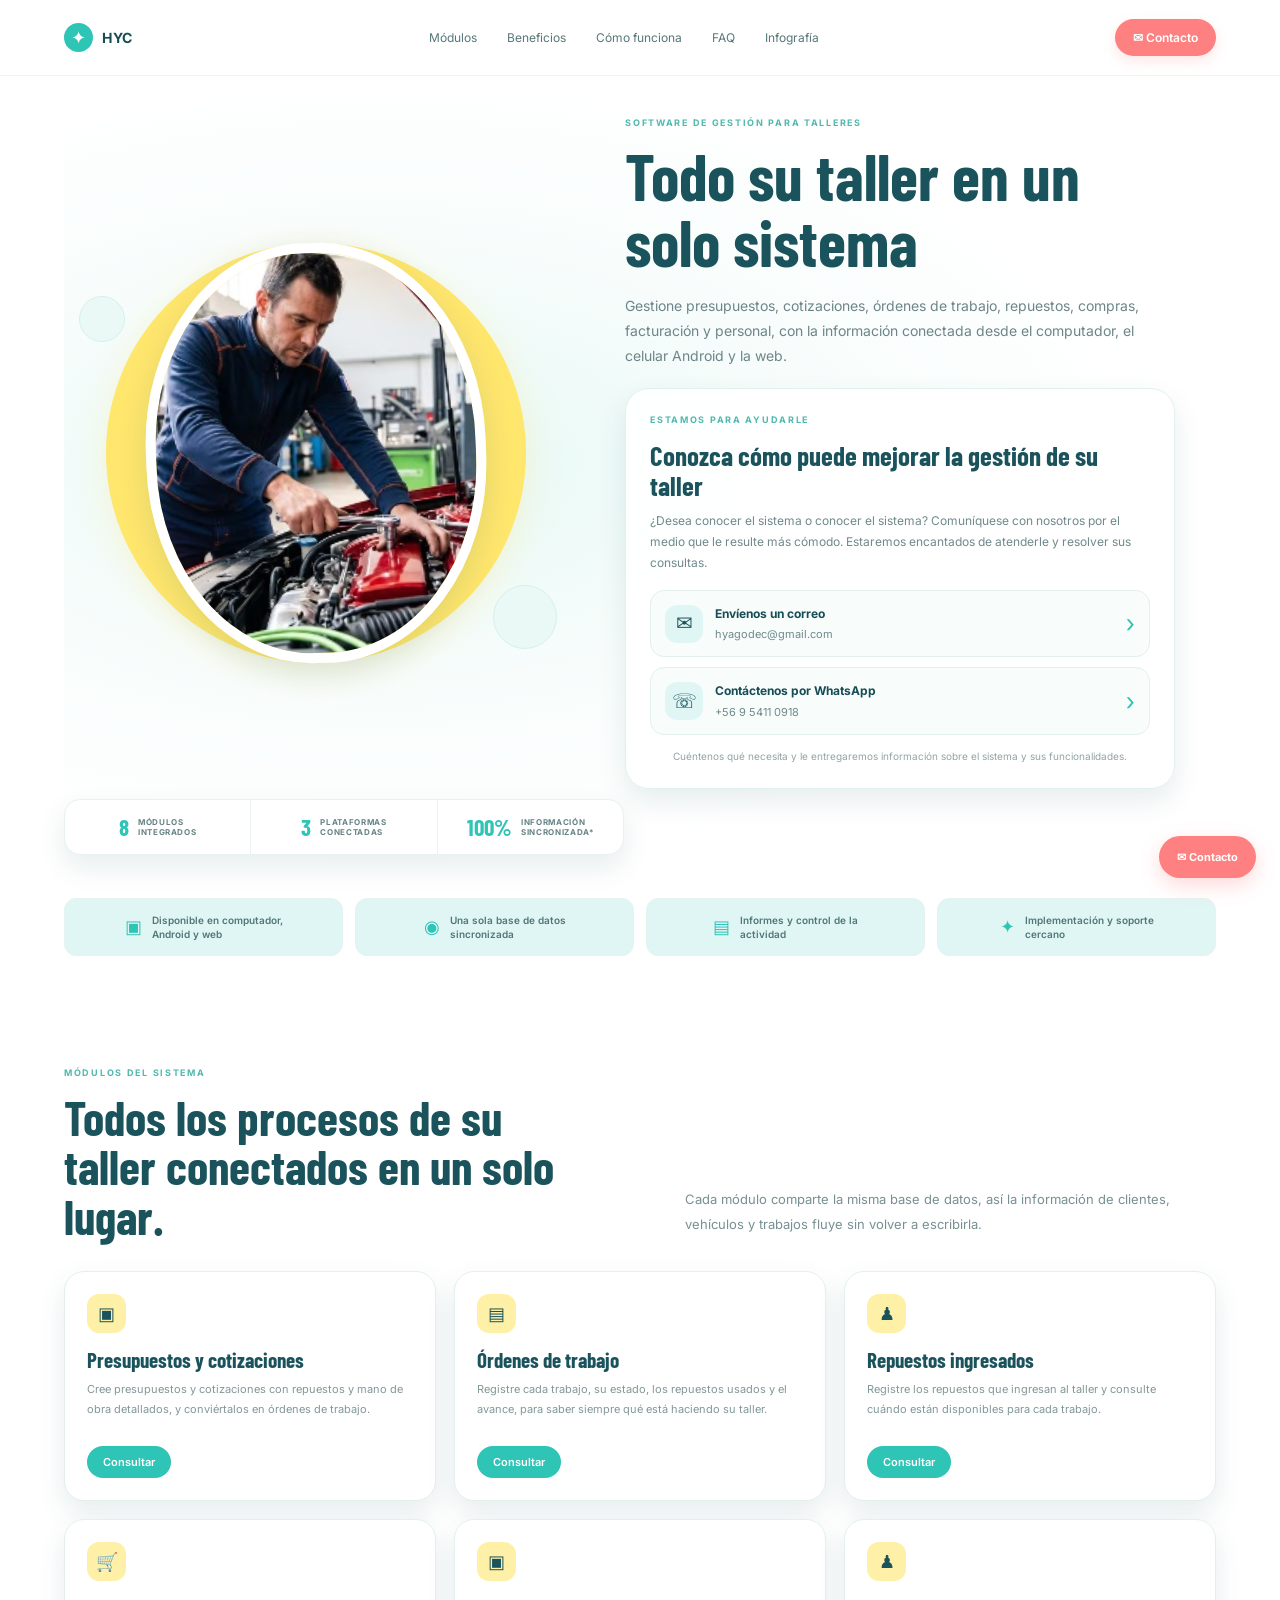
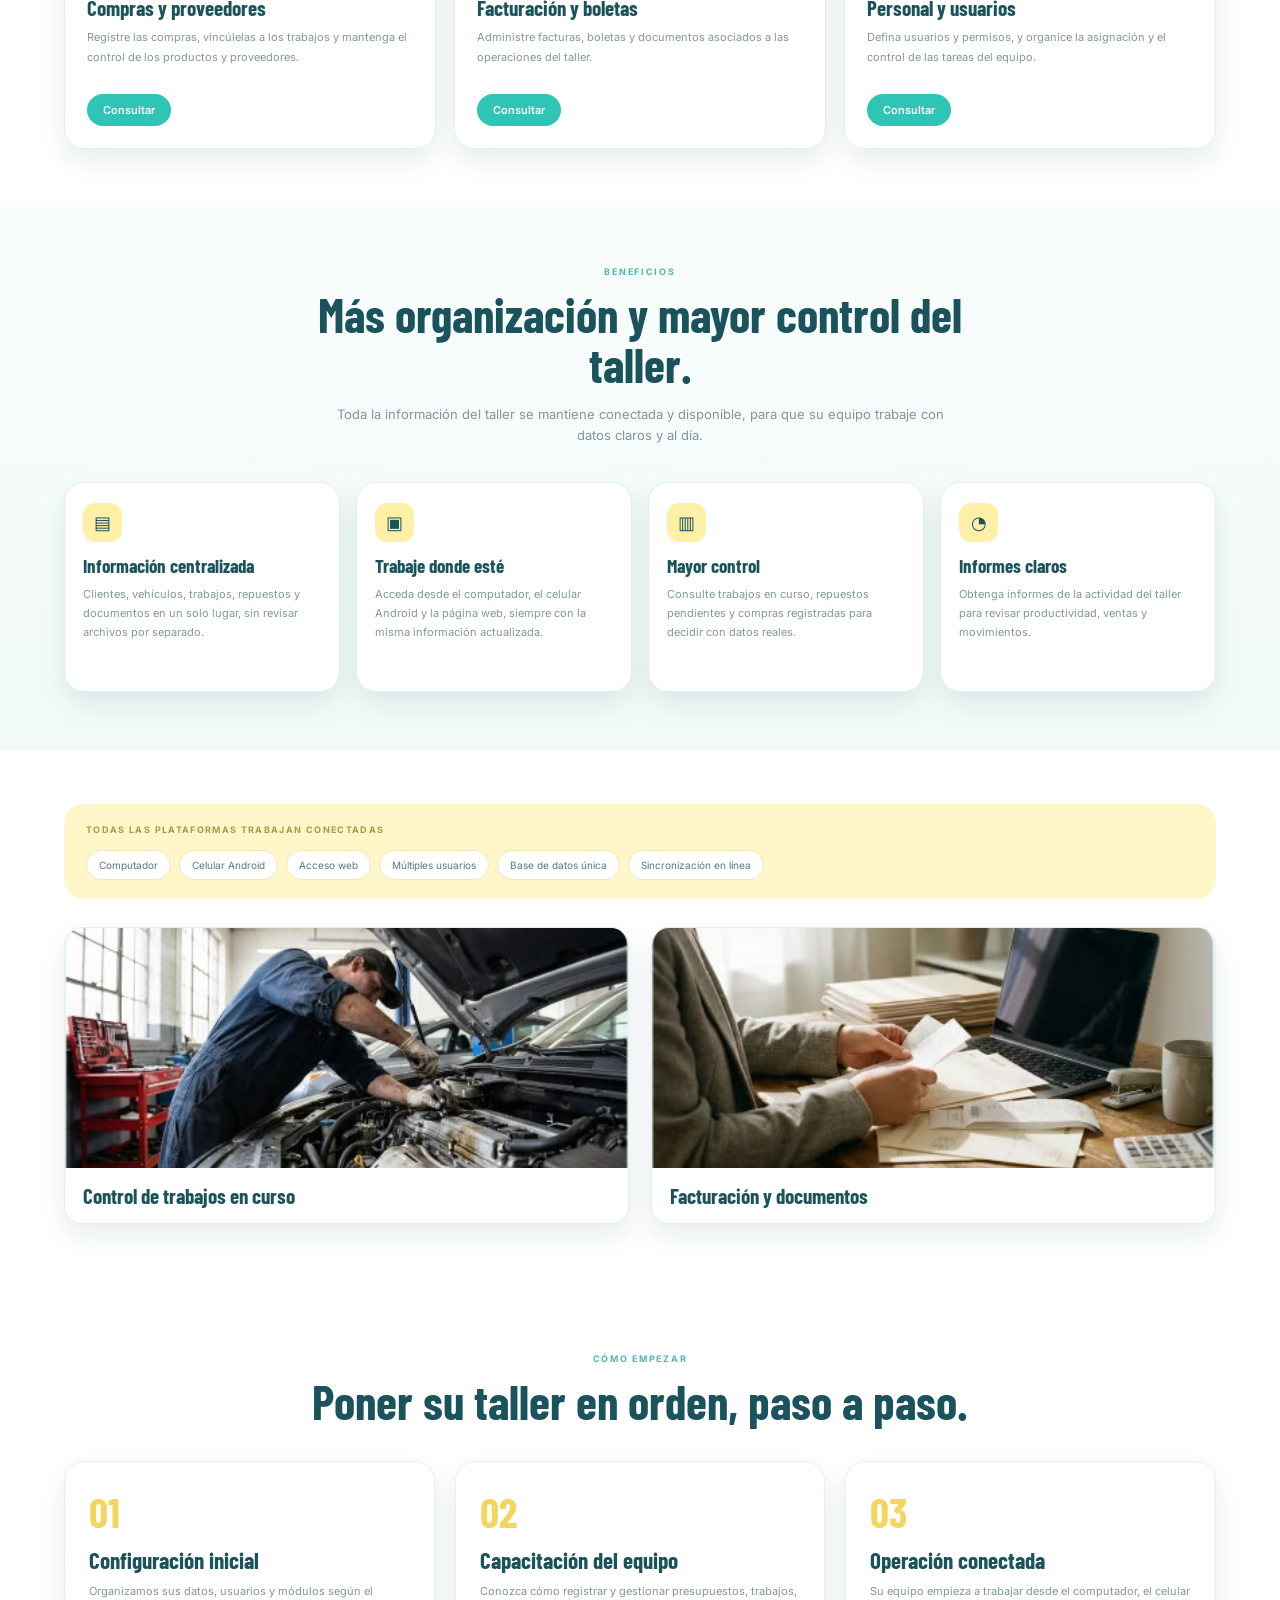
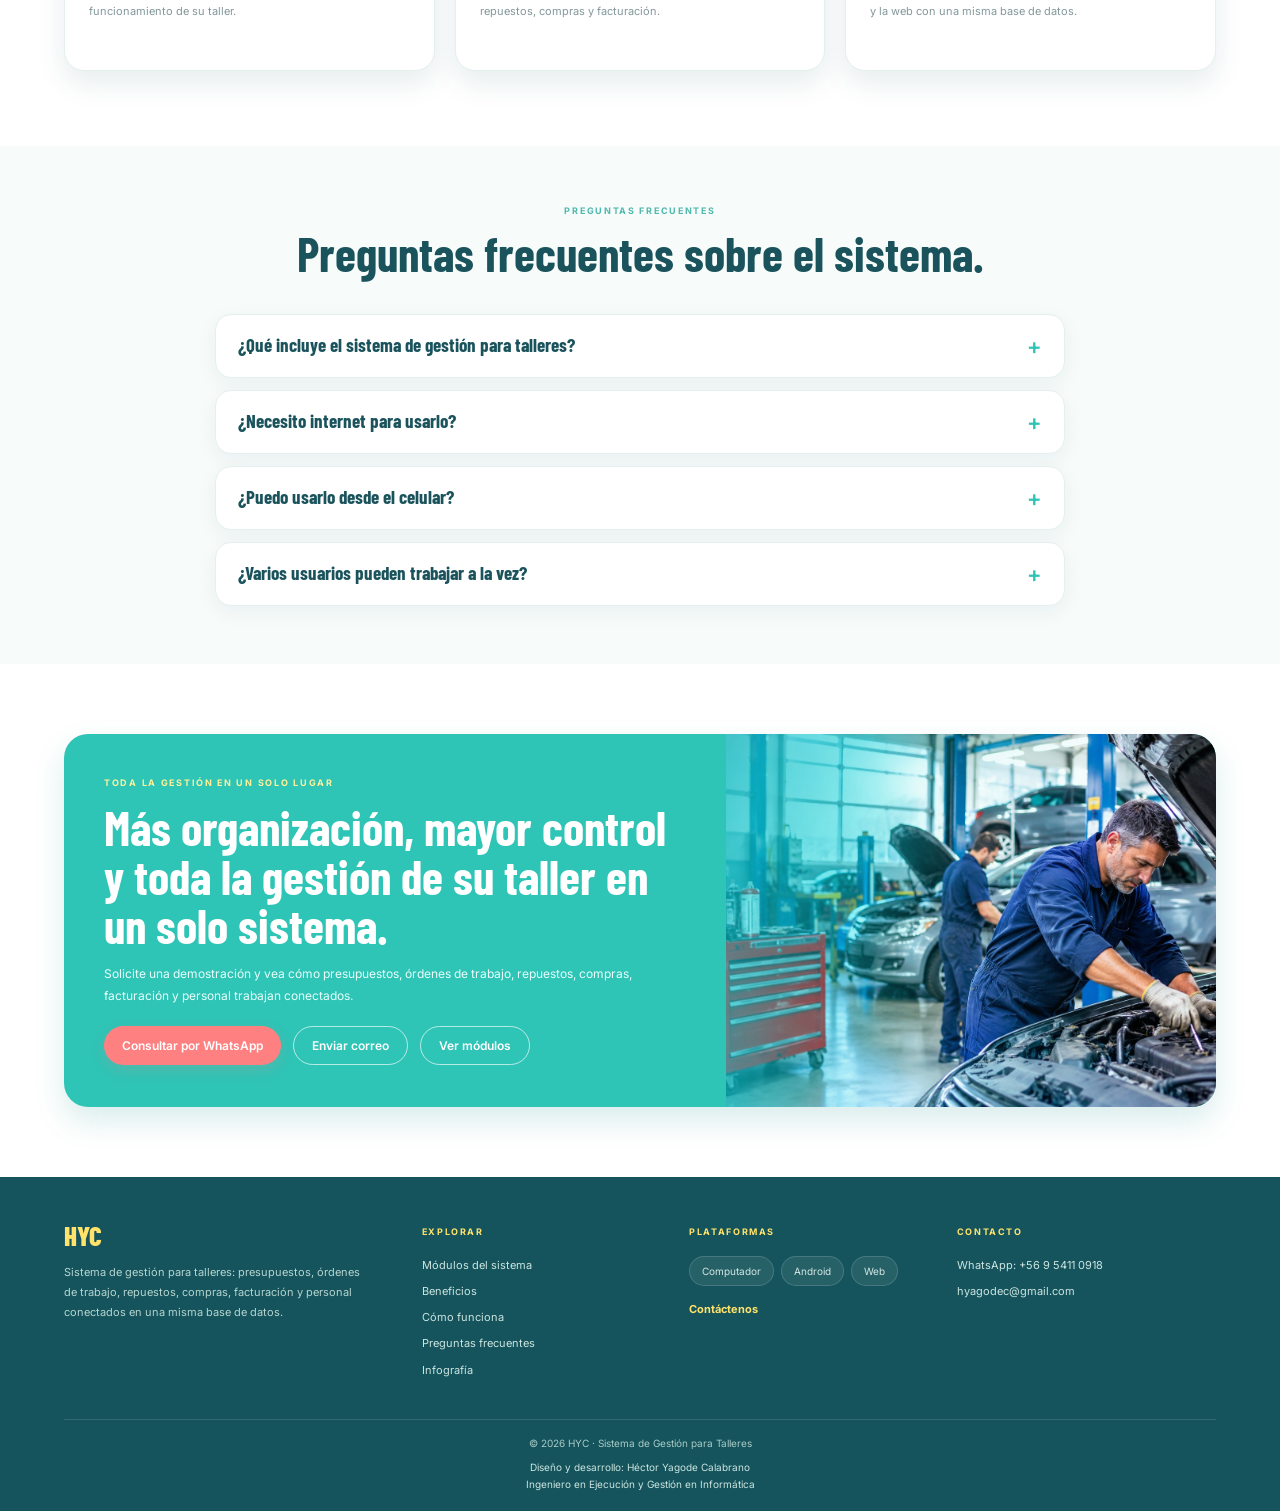
<file: index.html>
<!doctype html>
<html lang="es">
<head>
  <meta charset="utf-8">
  <meta name="viewport" content="width=device-width, initial-scale=1">
  <meta name="description" content="Sistema de Gestión para Talleres: presupuestos, órdenes de trabajo, repuestos, compras, facturación y personal en plataformas conectadas.">
  <title>Sistema de Gestión para Talleres | HYC</title>
  <link rel="preconnect" href="https://fonts.googleapis.com">
  <link rel="preconnect" href="https://fonts.gstatic.com" crossorigin>
  <link href="https://fonts.googleapis.com/css2?family=Barlow+Condensed:wght@500;600;700;800&family=Inter:wght@400;500;600;700&display=swap" rel="stylesheet">
  <link rel="stylesheet" href="styles.css">

  <style>
    .contact-card{background:rgba(255,255,255,.96);border:1px solid #e2f1ee;border-radius:24px;padding:24px;box-shadow:0 12px 28px rgba(20,83,91,.10)}
    .contact-card h2{font:700 27px "Barlow Condensed",sans-serif;line-height:1.12;color:#1a535c;margin:0}
    .contact-intro{font-size:12px;line-height:1.75;color:#70898c;margin:9px 0 17px}
    .contact-options{display:grid;gap:10px}
    .contact-option{display:flex;align-items:center;gap:12px;padding:13px 14px;border:1px solid #e2f0ee;border-radius:14px;background:#f8fdfc;transition:.2s}
    .contact-option:hover{border-color:#2ec4b6;background:#effbf8;transform:translateY(-1px)}
    .contact-icon{width:38px;height:38px;flex:0 0 38px;display:grid;place-items:center;border-radius:12px;background:#e0f6f4;color:#1a535c;font-size:20px}
    .contact-option strong,.contact-option small{display:block}
    .contact-option strong{font-size:12px;color:#174d55}
    .contact-option small{font-size:11px;color:#70898c;margin-top:2px}
    .contact-arrow{margin-left:auto;color:#2ec4b6;font-size:25px;line-height:1}
    .contact-note{font-size:10px;line-height:1.6;text-align:center;color:#91a4a5;margin:13px 0 0}
    @media(max-width:650px){.contact-card{padding:19px}.contact-card h2{font-size:25px}}
  </style>

</head>
<body>
<header class="site-header">
  <a class="brand" href="#inicio" aria-label="HYC, inicio"><span class="brand-mark">✦</span><strong>HYC</strong></a>
  <nav class="main-nav" aria-label="Navegación principal">
    <a href="#modulos">Módulos</a><a href="#beneficios">Beneficios</a><a href="#como-funciona">Cómo funciona</a><a href="#faq">FAQ</a><a href="Proceso_Gestion_Taller.html" target="_blank" rel="noopener">Infografía</a>
  </nav>
  <a class="button button-coral header-cta" href="#contacto">✉ Contacto</a>
  <button class="menu-toggle" aria-label="Abrir menú" aria-expanded="false">☰</button>
</header>

<main id="inicio">
  <section class="hero section-wrap">
    <div class="hero-visual">
      <div class="hero-orbit"></div>
      <div class="hero-photo"><img src="assets/taller-mecanico.jpg" alt="Trabajo de mecánica en un taller"></div>
      <span class="bubble bubble-one"></span><span class="bubble bubble-two"></span>
    </div>
    <div class="hero-content">
      <p class="eyebrow">SOFTWARE DE GESTIÓN PARA TALLERES</p>
      <h1>Todo su taller en un solo sistema</h1>
      <p class="hero-lead">Gestione presupuestos, cotizaciones, órdenes de trabajo, repuestos, compras, facturación y personal, con la información conectada desde el computador, el celular Android y la web.</p>
      <div class="contact-card" id="contacto">
        <p class="eyebrow">ESTAMOS PARA AYUDARLE</p>
        <h2>Conozca cómo puede mejorar la gestión de su taller</h2>
        <p class="contact-intro">¿Desea conocer el sistema o conocer el sistema? Comuníquese con nosotros por el medio que le resulte más cómodo. Estaremos encantados de atenderle y resolver sus consultas.</p>
        <div class="contact-options">
          <a class="contact-option" href="mailto:hyagodec@gmail.com?subject=Consulta%20sobre%20el%20Sistema%20de%20Gesti%C3%B3n%20para%20Talleres">
            <span class="contact-icon" aria-hidden="true">✉</span>
            <span><strong>Envíenos un correo</strong><small>hyagodec@gmail.com</small></span>
            <span class="contact-arrow" aria-hidden="true">›</span>
          </a>
          <a class="contact-option" href="https://wa.me/56954110918?text=Hola%2C%20quisiera%20conocer%20el%20Sistema%20de%20Gesti%C3%B3n%20para%20Talleres." target="_blank" rel="noopener">
            <span class="contact-icon" aria-hidden="true">☏</span>
            <span><strong>Contáctenos por WhatsApp</strong><small>+56 9 5411 0918</small></span>
            <span class="contact-arrow" aria-hidden="true">›</span>
          </a>
        </div>
        <p class="contact-note">Cuéntenos qué necesita y le entregaremos información sobre el sistema y sus funcionalidades.</p>
      </div>
    </div>
    <div class="hero-stats">
      <div><b>8</b><span>MÓDULOS<br>INTEGRADOS</span></div>
      <div><b>3</b><span>PLATAFORMAS<br>CONECTADAS</span></div>
      <div><b>100%</b><span>INFORMACIÓN<br>SINCRONIZADA*</span></div>
    </div>
  </section>

  <section class="trust-strip section-wrap" aria-label="Características principales">
    <div>▣ <span>Disponible en computador,<br>Android y web</span></div>
    <div>◉ <span>Una sola base de datos<br>sincronizada</span></div>
    <div>▤ <span>Informes y control de la<br>actividad</span></div>
    <div>✦ <span>Implementación y soporte<br>cercano</span></div>
  </section>

  <section class="section section-wrap" id="modulos">
    <div class="section-heading split-heading">
      <div><p class="eyebrow">MÓDULOS DEL SISTEMA</p><h2>Todos los procesos de su taller conectados en un solo lugar.</h2></div>
      <p>Cada módulo comparte la misma base de datos, así la información de clientes, vehículos y trabajos fluye sin volver a escribirla.</p>
    </div>
    <div class="module-grid">
      <article class="info-card"><span class="icon-box">▣</span><h3>Presupuestos y cotizaciones</h3><p>Cree presupuestos y cotizaciones con repuestos y mano de obra detallados, y conviértalos en órdenes de trabajo.</p><a class="button button-teal" href="#contacto">Consultar</a></article>
      <article class="info-card"><span class="icon-box">▤</span><h3>Órdenes de trabajo</h3><p>Registre cada trabajo, su estado, los repuestos usados y el avance, para saber siempre qué está haciendo su taller.</p><a class="button button-teal" href="#contacto">Consultar</a></article>
      <article class="info-card"><span class="icon-box">♟</span><h3>Repuestos ingresados</h3><p>Registre los repuestos que ingresan al taller y consulte cuándo están disponibles para cada trabajo.</p><a class="button button-teal" href="#contacto">Consultar</a></article>
      <article class="info-card"><span class="icon-box">🛒</span><h3>Compras y proveedores</h3><p>Registre las compras, vincúlelas a los trabajos y mantenga el control de los productos y proveedores.</p><a class="button button-teal" href="#contacto">Consultar</a></article>
      <article class="info-card"><span class="icon-box">▣</span><h3>Facturación y boletas</h3><p>Administre facturas, boletas y documentos asociados a las operaciones del taller.</p><a class="button button-teal" href="#contacto">Consultar</a></article>
      <article class="info-card"><span class="icon-box">♟</span><h3>Personal y usuarios</h3><p>Defina usuarios y permisos, y organice la asignación y el control de las tareas del equipo.</p><a class="button button-teal" href="#contacto">Consultar</a></article>
    </div>
  </section>

  <section class="section benefits-section" id="beneficios">
    <div class="section-wrap">
      <div class="center-heading"><p class="eyebrow">BENEFICIOS</p><h2>Más organización y mayor control del taller.</h2><p>Toda la información del taller se mantiene conectada y disponible, para que su equipo trabaje con datos claros y al día.</p></div>
      <div class="benefit-grid">
        <article class="benefit-card"><span class="icon-box">▤</span><h3>Información centralizada</h3><p>Clientes, vehículos, trabajos, repuestos y documentos en un solo lugar, sin revisar archivos por separado.</p></article>
        <article class="benefit-card"><span class="icon-box">▣</span><h3>Trabaje donde esté</h3><p>Acceda desde el computador, el celular Android y la página web, siempre con la misma información actualizada.</p></article>
        <article class="benefit-card"><span class="icon-box">▥</span><h3>Mayor control</h3><p>Consulte trabajos en curso, repuestos pendientes y compras registradas para decidir con datos reales.</p></article>
        <article class="benefit-card"><span class="icon-box">◔</span><h3>Informes claros</h3><p>Obtenga informes de la actividad del taller para revisar productividad, ventas y movimientos.</p></article>
      </div>
    </div>
  </section>

  <section class="section section-wrap platforms-section">
    <div class="platform-banner"><strong>TODAS LAS PLATAFORMAS TRABAJAN CONECTADAS</strong><div><span>Computador</span><span>Celular Android</span><span>Acceso web</span><span>Múltiples usuarios</span><span>Base de datos única</span><span>Sincronización en línea</span></div></div>
    <div class="feature-grid">
      <article class="feature-card"><img src="assets/trabajos-en-curso.jpg" alt="Mecánico trabajando en un vehículo"><h3>Control de trabajos en curso</h3></article>
      <article class="feature-card"><img src="assets/facturacion-documentos.jpg" alt="Persona revisando documentos y facturación"><h3>Facturación y documentos</h3></article>
    </div>
  </section>

  <section class="section section-wrap how-section" id="como-funciona">
    <div class="center-heading"><p class="eyebrow">CÓMO EMPEZAR</p><h2>Poner su taller en orden, paso a paso.</h2></div>
    <div class="steps-grid">
      <article class="step-card"><b>01</b><h3>Configuración inicial</h3><p>Organizamos sus datos, usuarios y módulos según el funcionamiento de su taller.</p></article>
      <article class="step-card"><b>02</b><h3>Capacitación del equipo</h3><p>Conozca cómo registrar y gestionar presupuestos, trabajos, repuestos, compras y facturación.</p></article>
      <article class="step-card"><b>03</b><h3>Operación conectada</h3><p>Su equipo empieza a trabajar desde el computador, el celular y la web con una misma base de datos.</p></article>
    </div>
  </section>

  <section class="section faq-section" id="faq">
    <div class="section-wrap">
      <div class="center-heading"><p class="eyebrow">PREGUNTAS FRECUENTES</p><h2>Preguntas frecuentes sobre el sistema.</h2></div>
      <div class="faq-list">
        <details><summary>¿Qué incluye el sistema de gestión para talleres?</summary><p>Incluye presupuestos y cotizaciones, órdenes de trabajo, repuestos ingresados, compras, facturación y boletas, y la administración del personal, todo conectado a una misma base de datos.</p></details>
        <details><summary>¿Necesito internet para usarlo?</summary><p>Para mantener la información sincronizada entre el computador, el celular Android y la web, se requiere conexión a internet.</p></details>
        <details><summary>¿Puedo usarlo desde el celular?</summary><p>Sí. Además de la versión para computador y el acceso web, cuenta con una aplicación para Android para registrar trabajos y consultar información directamente en el taller.</p></details>
        <details><summary>¿Varios usuarios pueden trabajar a la vez?</summary><p>Sí. Puede crear distintos usuarios con permisos específicos para consultar y administrar la información según las funciones asignadas.</p></details>
      </div>
    </div>
  </section>

  <section class="section section-wrap final-cta">
    <div class="cta-copy"><p class="eyebrow">TODA LA GESTIÓN EN UN SOLO LUGAR</p><h2>Más organización, mayor control y toda la gestión de su taller en un solo sistema.</h2><p>Solicite una demostración y vea cómo presupuestos, órdenes de trabajo, repuestos, compras, facturación y personal trabajan conectados.</p><div class="cta-actions"><a class="button button-coral" href="https://wa.me/56954110918?text=Hola%2C%20quisiera%20conocer%20el%20Sistema%20de%20Gesti%C3%B3n%20para%20Talleres." target="_blank" rel="noopener">Consultar por WhatsApp</a><a class="button button-outline" href="mailto:hyagodec@gmail.com">Enviar correo</a><a class="button button-outline" href="#modulos">Ver módulos</a></div></div>
    <div class="cta-image"><img src="assets/taller-equipo.jpg" alt="Mecánicos trabajando en un taller automotriz moderno"></div>
  </section>
</main>

<footer class="site-footer">
  <div class="footer-grid">
    <div><strong class="footer-logo">HYC</strong><p>Sistema de gestión para talleres: presupuestos, órdenes de trabajo, repuestos, compras, facturación y personal conectados en una misma base de datos.</p></div>
    <div><h4>EXPLORAR</h4><a href="#modulos">Módulos del sistema</a><a href="#beneficios">Beneficios</a><a href="#como-funciona">Cómo funciona</a><a href="#faq">Preguntas frecuentes</a><a href="Proceso_Gestion_Taller.html" target="_blank" rel="noopener">Infografía</a></div>
    <div><h4>PLATAFORMAS</h4><div class="footer-pills"><span>Computador</span><span>Android</span><span>Web</span></div><a class="footer-highlight" href="#contacto">Contáctenos</a></div>
    <div class="footer-contact"><h4>CONTACTO</h4><a href="https://wa.me/56954110918?text=Hola%2C%20quisiera%20conocer%20el%20Sistema%20de%20Gesti%C3%B3n%20para%20Talleres." target="_blank" rel="noopener">WhatsApp: +56 9 5411 0918</a><a href="mailto:hyagodec@gmail.com">hyagodec@gmail.com</a></div>
  </div>
  <div class="copyright">© 2026 HYC · Sistema de Gestión para Talleres<p class="developer-credit">Diseño y desarrollo: Héctor Yagode Calabrano<br>Ingeniero en Ejecución y Gestión en Informática</p></div>
</footer>
<a class="floating-cta" href="#contacto">✉ Contacto</a>
<script src="script.js"></script>
</body>
</html>
</file>
<file: styles.css>
*{box-sizing:border-box} :root{--teal:#2ec4b6;--teal-dark:#1a535c;--petrol:#1a535c;--yellow:#ffe66d;--coral:#ff8080;--ink:#174d55;--muted:#70898c;--pale:#e0f6f4;--line:#e2f0ee;--shadow:0 12px 28px rgba(20,83,91,.10)} html{scroll-behavior:smooth;scroll-padding-top:88px} body{margin:0;color:var(--ink);font-family:Inter,Arial,sans-serif;background:#fff;font-size:14px;line-height:1.65} a{color:inherit;text-decoration:none}.site-header{height:76px;padding:0 max(calc((100% - 1180px)/2),5%);display:flex;align-items:center;justify-content:space-between;gap:24px;background:rgba(255,255,255,.96);position:sticky;top:0;z-index:20;border-bottom:1px solid #edf5f4}.brand{display:flex;align-items:center;gap:9px;font-size:14px;letter-spacing:.04em}.brand-mark{display:grid;place-items:center;width:29px;height:29px;border-radius:50%;background:var(--teal);color:#fff;font-size:18px}.main-nav{display:flex;gap:30px;font-size:12px;color:#57777a}.main-nav a:hover,.footer-grid a:hover{color:var(--teal)}.button{display:inline-flex;align-items:center;justify-content:center;border:0;border-radius:30px;padding:11px 18px;font:600 12px Inter,sans-serif;cursor:pointer;transition:.2s}.button:hover,.floating-cta:hover{transform:translateY(-2px);filter:brightness(.98)}.button-coral,.floating-cta{background:var(--coral);color:white;box-shadow:0 5px 14px rgba(255,128,128,.2)}.button-teal{background:var(--teal);color:#fff;padding:9px 16px;font-size:11px;margin-top:auto;align-self:flex-start}.button-full{width:100%;margin-top:12px}.button-outline{border:1px solid rgba(255,255,255,.65);color:white;background:transparent}.menu-toggle{display:none;background:none;border:0;font-size:23px;color:var(--ink)}.section-wrap{width:min(1180px,90%);margin-inline:auto}.hero{min-height:640px;display:grid;grid-template-columns:.92fr 1.08fr;align-items:center;column-gap:58px;padding-top:40px;padding-bottom:28px;position:relative;background:radial-gradient(ellipse at 28% 48%,#e5f8f4 0,rgba(239,250,248,.5) 36%,transparent 67%)}.hero-visual{position:relative;min-height:490px;display:grid;place-items:center}.hero-orbit{position:absolute;width:min(420px,90%);aspect-ratio:1;border-radius:50%;background:var(--yellow);box-shadow:0 8px 35px rgba(255,228,106,.25)}.hero-photo{position:relative;width:min(340px,74%);height:420px;border:10px solid white;border-radius:48% 48% 48% 48%;overflow:hidden;box-shadow:0 10px 30px rgba(20,83,91,.12);transform:rotate(-2deg)}.hero-photo img{width:100%;height:100%;object-fit:cover}.bubble{position:absolute;border:1px solid #d6f0eb;background:#eaf9f6;border-radius:50%;width:46px;height:46px}.bubble-one{left:3%;top:18%}.bubble-two{right:2%;bottom:10%;width:64px;height:64px}.hero-content{max-width:550px}.eyebrow{font-size:9px;letter-spacing:.19em;font-weight:700;color:#50b9ae;margin:0 0 12px}.hero h1,.section h2,.final-cta h2{font-family:"Barlow Condensed",Impact,sans-serif;font-weight:700;line-height:1.03;color:var(--petrol);margin:0}.hero h1{font-size:clamp(44px,5vw,66px);max-width:550px}.hero-lead{font-size:14px;color:#6d8588;line-height:1.8;margin:18px 0 20px}.form-card{background:rgba(255,255,255,.93);border:1px solid #e2f1ee;border-radius:24px;padding:22px 24px;box-shadow:var(--shadow)}.form-card h2{font:700 25px "Barlow Condensed",sans-serif;color:var(--petrol);margin:0}.form-intro{font-size:11px;color:#8a9c9e;margin:4px 0 13px}.form-card input,.form-card select{width:100%;height:39px;border:1px solid #e4efed;border-radius:11px;padding:0 12px;margin-bottom:9px;background:#fff;color:#527175;font:11px Inter,sans-serif;min-width:0}.form-card input:focus,.form-card select:focus{outline:2px solid #bdece5}.form-grid{display:grid;grid-template-columns:1fr 1fr;gap:9px}.form-note{font-size:10px;text-align:center;color:#91a4a5;margin:8px 0 0}.hero-stats{grid-column:1/-1;display:flex;justify-content:center;gap:0;margin-top:10px;background:#fff;border:1px solid #e7f1ef;border-radius:16px;max-width:560px;box-shadow:var(--shadow)}.hero-stats div{flex:1;display:flex;align-items:center;justify-content:center;gap:9px;padding:13px 16px;border-right:1px solid #edf3f2}.hero-stats div:last-child{border:0}.hero-stats b{font:700 23px "Barlow Condensed";color:var(--teal)}.hero-stats span{font-size:8px;line-height:1.35;color:#668386;font-weight:700;letter-spacing:.08em}.trust-strip{display:grid;grid-template-columns:repeat(4,1fr);gap:12px;padding:15px 0 52px}.trust-strip div{display:flex;align-items:center;justify-content:center;gap:10px;background:#e0f6f4;border:1px solid #e5f3f0;border-radius:12px;padding:13px 8px;color:var(--teal);font-size:18px}.trust-strip span{font-size:10px;line-height:1.4;color:#4f7779;font-weight:600}.section{padding:58px 0}.section-heading{margin-bottom:30px}.split-heading{display:grid;grid-template-columns:1fr 1fr;gap:90px;align-items:end}.section h2{font-size:clamp(36px,4vw,48px);max-width:520px}.split-heading>p{font-size:13px;color:#789093;line-height:1.9;margin:0 0 5px}.module-grid{display:grid;grid-template-columns:repeat(3,1fr);gap:18px}.info-card,.benefit-card,.step-card{border:1px solid #e4f0ee;border-radius:20px;background:white;box-shadow:var(--shadow)}.info-card{padding:22px;min-height:230px;display:flex;flex-direction:column;align-items:flex-start}.icon-box{width:39px;height:39px;border-radius:12px;background:#fff0a8;color:var(--petrol);display:grid;place-items:center;font-size:18px;margin-bottom:14px}.info-card h3,.benefit-card h3,.step-card h3,.feature-card h3{font:700 21px "Barlow Condensed",sans-serif;color:var(--petrol);margin:0 0 8px}.info-card p,.benefit-card p,.step-card p{font-size:11px;color:#829799;line-height:1.75;margin:0 0 17px}.benefits-section{background:linear-gradient(180deg,#f8fdfc,#f2faf8)}.center-heading{text-align:center;max-width:720px;margin:0 auto 35px}.center-heading .eyebrow{margin-bottom:10px}.center-heading h2{max-width:none}.center-heading>p:last-child{font-size:13px;color:#819799;margin:15px auto 0;max-width:620px}.benefit-grid{display:grid;grid-template-columns:repeat(4,1fr);gap:16px}.benefit-card{padding:20px 18px;min-height:210px}.benefit-card .icon-box{margin-bottom:12px}.benefit-card h3{font-size:19px}.platforms-section{padding-top:54px}.platform-banner{background:#fff6ca;border-radius:20px;padding:19px 22px;margin-bottom:28px}.platform-banner strong{display:block;font-size:9px;letter-spacing:.15em;color:#a99b43;margin-bottom:12px}.platform-banner>div{display:flex;flex-wrap:wrap;gap:8px}.platform-banner span,.footer-pills span{background:white;border:1px solid #f0e7b5;border-radius:20px;padding:6px 12px;font-size:10px;color:#5b7779}.feature-grid{display:grid;grid-template-columns:1fr 1fr;gap:22px}.feature-card{border:1px solid var(--line);border-radius:18px;overflow:hidden;box-shadow:var(--shadow);background:white}.feature-card img{width:100%;height:240px;display:block;object-fit:cover}.feature-card h3{padding:15px 18px;margin:0}.how-section{padding-top:70px;padding-bottom:75px}.steps-grid{display:grid;grid-template-columns:repeat(3,1fr);gap:20px}.step-card{padding:24px;min-height:210px}.step-card>b{display:block;color:#f2d65d;font:700 42px "Barlow Condensed";margin-bottom:10px}.step-card h3{font-size:23px}.faq-section{background:#f7fbfa}.faq-list{max-width:850px;margin:auto;display:grid;gap:12px}.faq-list details{background:white;border:1px solid #e4f0ee;border-radius:16px;padding:18px 22px;box-shadow:0 6px 20px rgba(20,83,91,.06)}.faq-list summary{font:700 19px "Barlow Condensed";color:var(--petrol);cursor:pointer;list-style:none}.faq-list summary::-webkit-details-marker{display:none}.faq-list summary:after{content:"+";float:right;color:var(--teal);font:600 22px Inter}.faq-list details[open] summary:after{content:"−"}.faq-list p{font-size:12px;color:#819496;line-height:1.8;margin:12px 0 0}.final-cta{display:grid;grid-template-columns:1.15fr .85fr;align-items:stretch;padding:0;margin-top:70px;margin-bottom:70px;overflow:hidden;border-radius:24px;background:linear-gradient(120deg,#2ec4b6,#2ec4b6);color:#fff;box-shadow:0 14px 30px rgba(19,145,137,.16)}.cta-copy{padding:42px 40px}.final-cta .eyebrow{color:#fff19a}.final-cta h2{font-size:clamp(34px,4vw,48px);color:white;max-width:610px}.cta-copy>p:not(.eyebrow){font-size:12px;line-height:1.8;color:#e8fffb;max-width:560px}.cta-actions{display:flex;gap:12px;margin-top:20px}.cta-image{min-height:320px;position:relative}.cta-image:after{content:"";position:absolute;inset:0;background:linear-gradient(90deg,rgba(46,196,182,.10),rgba(46,196,182,0));pointer-events:none}.cta-image img{width:100%;height:100%;min-height:320px;object-fit:cover;object-position:center 48%;display:block;image-rendering:auto}.site-footer{background:#15545c;color:#cce5e1;padding:42px max(calc((100% - 1180px)/2),5%) 18px}.footer-grid{display:grid;grid-template-columns:1.4fr 1fr 1fr 1.15fr;gap:42px;padding-bottom:32px}.footer-logo{font:800 27px "Barlow Condensed";color:#ffe36b}.footer-grid p{font-size:11px;line-height:1.8;max-width:310px;color:#b6d5d1}.footer-grid h4{font-size:9px;letter-spacing:.18em;color:#ffe36b;margin:6px 0 16px}.footer-grid>div:nth-child(2)>a,.footer-contact>a{display:block;font-size:11px;margin:8px 0}.footer-contact a{color:#cce5e1;text-decoration:none}.footer-contact a:hover{color:#ffe36b;text-decoration:underline}.footer-pills{display:flex;gap:7px;flex-wrap:wrap}.footer-pills span{background:rgba(255,255,255,.08);border-color:rgba(255,255,255,.15);color:#d3e7e3}.footer-highlight{display:inline-block;margin-top:14px;color:#ffe36b;font-size:11px;font-weight:700}.copyright{border-top:1px solid rgba(255,255,255,.12);padding-top:15px;text-align:center;font-size:10px;color:#a9cbc6}.developer-credit{margin:8px 0 0;font-size:10px;line-height:1.7;color:#cce5e1}.floating-cta{position:fixed;right:24px;bottom:22px;z-index:15;padding:12px 18px;border-radius:28px;font-size:11px;font-weight:700;box-shadow:0 7px 20px rgba(255,128,128,.3)}.sr-only{position:absolute;width:1px;height:1px;padding:0;margin:-1px;overflow:hidden;clip:rect(0,0,0,0);white-space:nowrap;border:0}
@media(max-width:850px){.hero{grid-template-columns:.8fr 1.2fr;gap:25px}.hero-photo{height:350px}.hero-orbit{width:90%}.main-nav{gap:14px}.benefit-grid{grid-template-columns:repeat(2,1fr)}.footer-grid{gap:28px}.feature-card img{height:190px}}
@media(max-width:650px){.site-header{height:64px;padding:0 5%}.menu-toggle{display:block}.main-nav{display:none;position:absolute;top:63px;left:0;right:0;background:white;padding:18px 6%;box-shadow:0 12px 20px #164d5518;flex-direction:column;gap:16px}.main-nav.open{display:flex}.header-cta{margin-left:auto;padding:9px 12px;font-size:10px}.hero{display:flex;flex-direction:column;padding-top:25px;gap:10px}.hero-visual{min-height:280px;width:100%;order:1}.hero-orbit{width:250px}.hero-photo{height:260px;width:205px}.hero-content{order:2;width:100%}.hero h1{font-size:48px}.hero-lead{font-size:13px}.hero-stats{order:3;width:100%;margin-top:5px}.hero-stats div{padding:10px 5px;gap:5px}.hero-stats b{font-size:19px}.hero-stats span{font-size:7px}.trust-strip{grid-template-columns:1fr 1fr;padding:20px 0 35px}.trust-strip div{justify-content:flex-start;padding:12px}.section{padding:42px 0}.split-heading{grid-template-columns:1fr;gap:12px}.section h2{font-size:39px}.module-grid{grid-template-columns:1fr 1fr;gap:12px}.info-card{padding:16px;min-height:245px}.info-card h3{font-size:19px}.info-card p{font-size:10px}.benefit-grid{gap:12px}.benefit-card{padding:15px;min-height:200px}.benefit-card h3{font-size:18px}.feature-grid{grid-template-columns:1fr;gap:15px}.feature-card img{height:210px}.steps-grid{grid-template-columns:1fr;gap:13px}.step-card{min-height:0}.center-heading{margin-bottom:25px}.final-cta{display:flex;flex-direction:column;width:90%;margin-top:40px;margin-bottom:45px}.cta-copy{padding:28px 24px}.cta-image{min-height:190px;order:-1}.final-cta h2{font-size:39px}.footer-grid{grid-template-columns:1fr 1fr;gap:25px}.footer-grid>div:first-child{grid-column:1/-1}.site-footer{padding:34px 6% 16px}.floating-cta{right:12px;bottom:12px;padding:11px 14px}.form-card{padding:18px}.form-grid{gap:6px}}
@media(max-width:390px){.module-grid{grid-template-columns:1fr}.info-card{min-height:0}.form-grid{grid-template-columns:1fr}.footer-grid{grid-template-columns:1fr}.footer-grid>div:first-child{grid-column:auto}}
</file>
